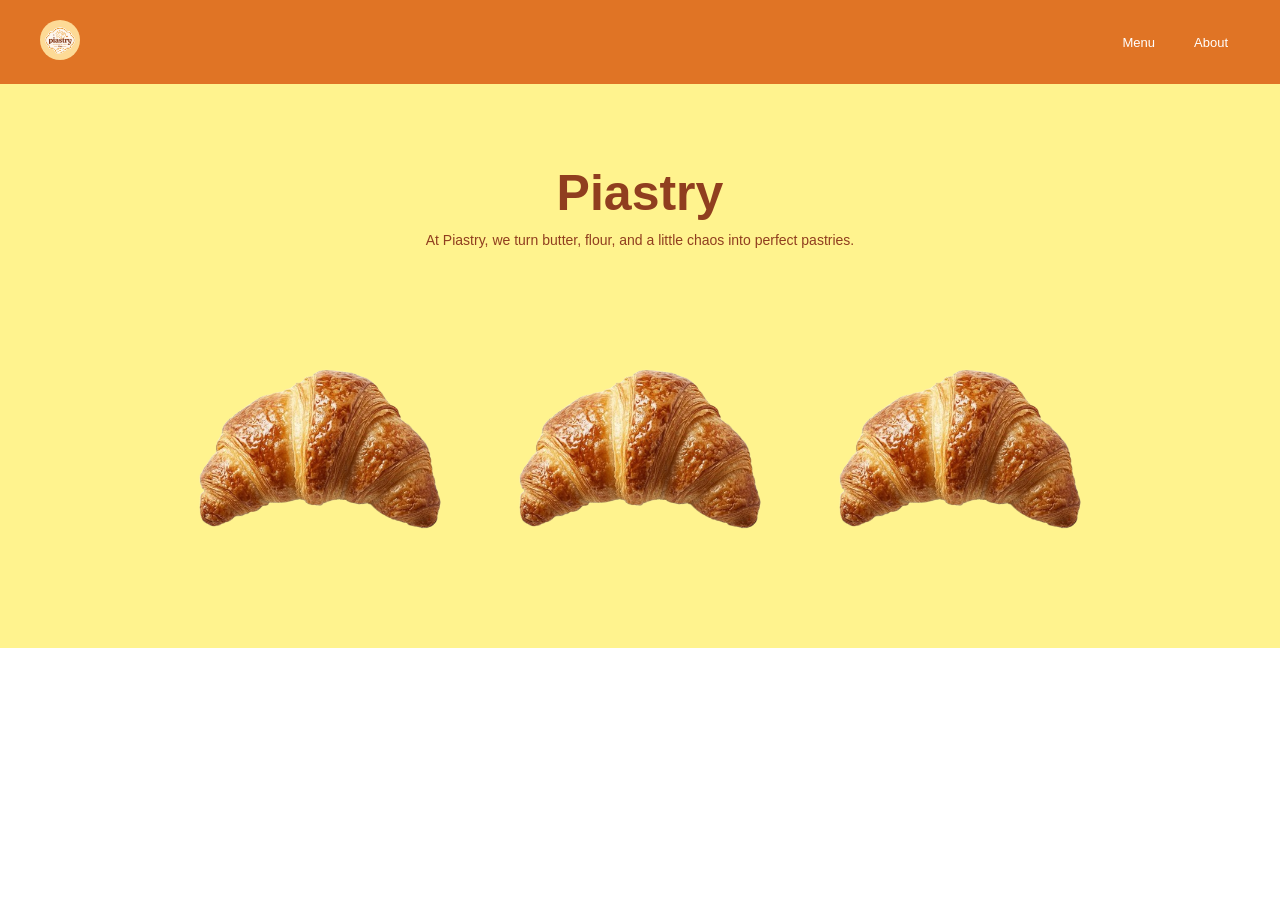
<file: code/index.html>
<!DOCTYPE html>
<html lang="en">
<head>
    <meta charset="UTF-8">
    <meta name="viewport" content="width=device-width, initial-scale=1.0">
    <title>Piastry</title>
    <link rel="stylesheet" href="../style/index.css">
</head>

<body>
    <div class="navbar">
        <div class="logo"><img src="../img/piastrylogo.jpeg"></div>
        <div class="nav-menu">
            <a href="#">Menu</a>
            <a href="#">About</a>
        </div>
    </div>

    <div class="hero">
        <h1>Piastry</h1>
        <p>
            At Piastry, we turn butter, flour, and a little chaos into perfect pastries.
        </p>

        <div class="croissant-container">
            <img src="../img/popular_French_sweets__Credit_-removebg-preview.png">
            <img src="../img/popular_French_sweets__Credit_-removebg-preview.png">
            <img src="../img/popular_French_sweets__Credit_-removebg-preview.png">
        </div>
    </div>

</body>
</html>
</file>
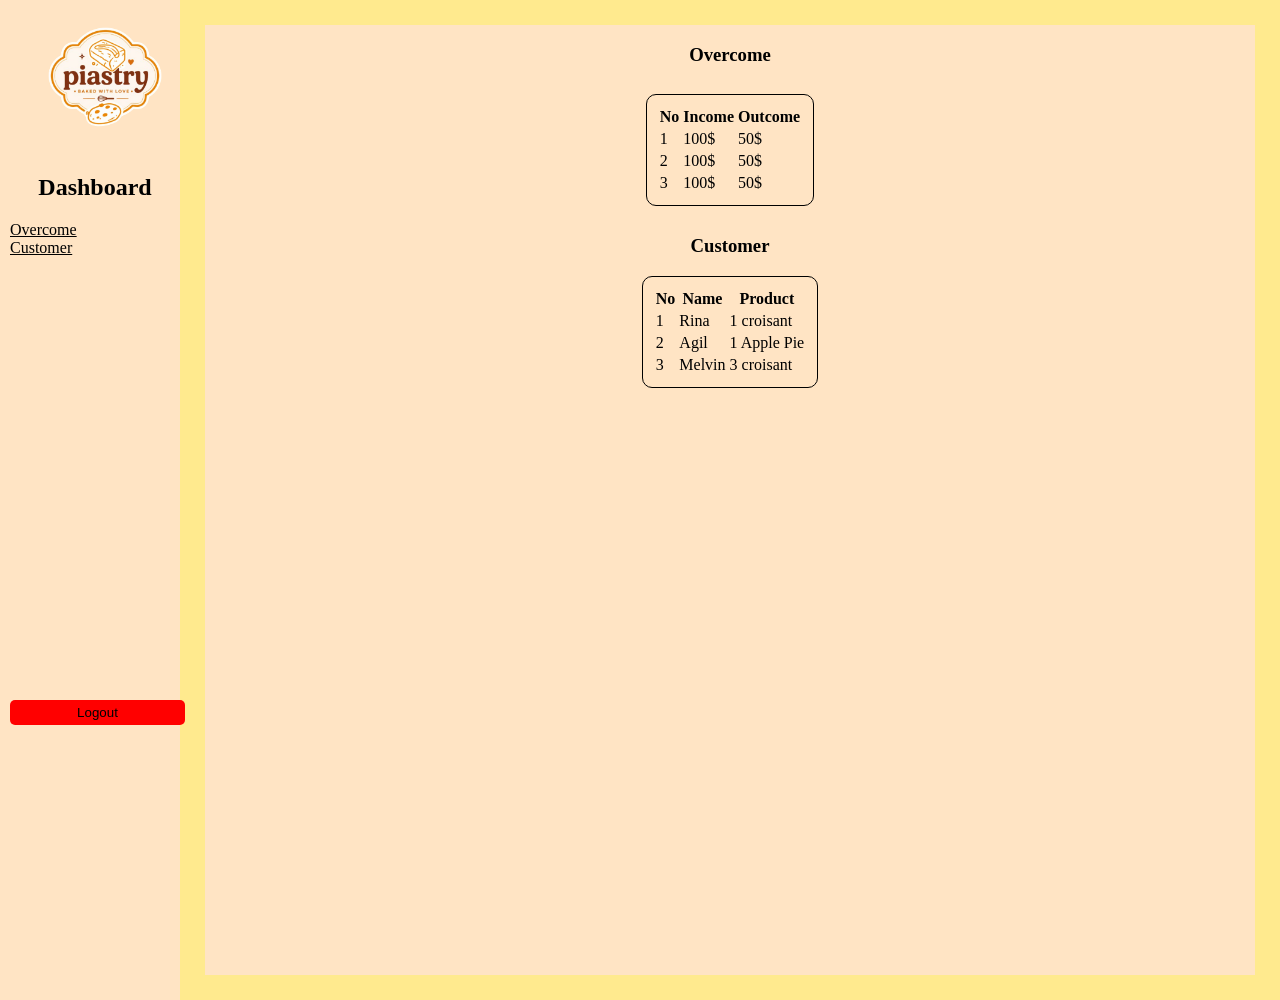
<file: code/dashboard.html>
<!DOCTYPE html>
<html lang="en">
<head>
    <meta charset="UTF-8">
    <meta name="viewport" content="width=device-width, initial-scale=1.0">
    <title>Dashboard</title>
    <link rel="stylesheet" href="../style/style.css">
</head>
<body>
    <div class="dashboard">
        <div class="head">
            <img src="img/ChatGPT_Image_Apr_23__2026__09_09_14_AM-removebg-preview.png" alt="logo">
        </div>
        <h2>Dashboard</h2>
        <u>
            <li><a href="">Overcome</a></li>
            <li><a href="">Customer</a></li>
        </u>
        <button><a href="login.html">Logout</a></button>
    </div>
    <div class="body">
        <h3>Overcome</h3>
        <div id="overcome">
            <table>
                <tr>
                    <th>No</th>
                    <th>Income</th>
                    <th>Outcome</th>
                </tr>
                <tr>
                    <td>1</td>
                    <td>100$</td>
                    <td>50$</td>
                </tr>            <tr>
                    <td>2</td>
                    <td>100$</td>
                    <td>50$</td>
                </tr>            <tr>
                    <td>3</td>
                    <td>100$</td>
                    <td>50$</td>
                </tr>
            </table>
        </div>

        <div id="customer">
            <h3>Customer</h3>
            <table>
                <tr>
                    <th>No</th>
                    <th>Name</th>
                    <th>Product</th>
                </tr>
                <tr>
                    <td>1</td>
                    <td>Rina</td>
                    <td>1 croisant</td>
                </tr>
                <tr>
                    <td>2</td>
                    <td>Agil</td>
                    <td>1 Apple Pie</td>
                </tr>
                <tr>
                    <td>3</td>
                    <td>Melvin</td>
                    <td>3 croisant</td>
                </tr>
                
            </table>
        </div>
        </div>
</body>
</html>
</file>
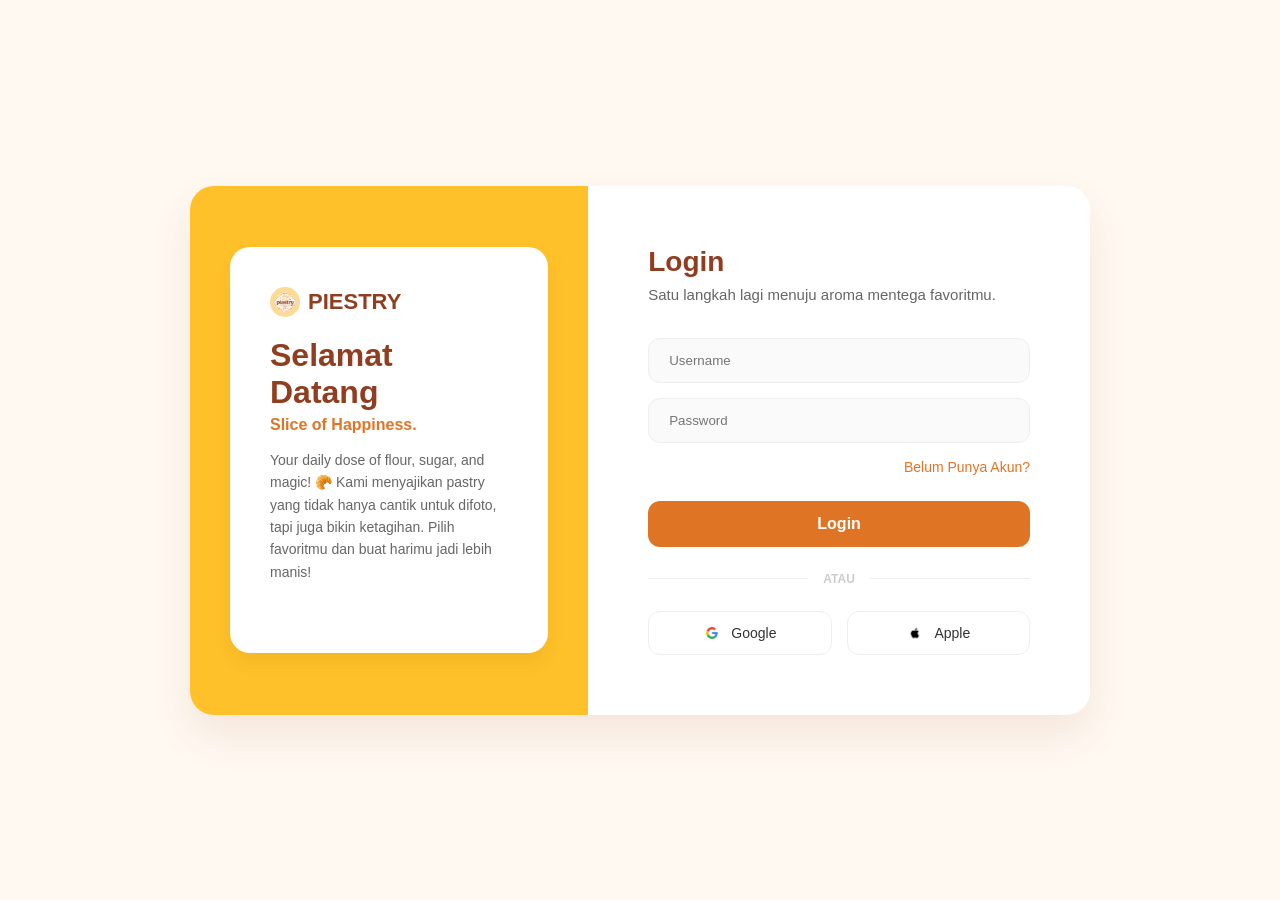
<file: code/login.html>
<!DOCTYPE html>
<html lang="en">
<head>
    <meta charset="UTF-8">
    <meta name="viewport" content="width=device-width, initial-scale=1.0">
    <title>Login Page</title>
    <link rel="stylesheet" type="text/css" href="../style/login.css">
</head>
<body>
    <div class="main-container">
        <div class="left section">
            <div class="promo card">
                <div class="logo">
                    <img src="../img/piastrylogo.jpeg"
                    width="30" style="border-radius: 50%;">PIESTRY
                </div>
                <h1>Selamat Datang</h1>
                <span class="highlight-text">Slice of Happiness.</span>
                <p class="description"> Your daily dose of flour, sugar, and magic! 🥐 
Kami menyajikan pastry yang tidak hanya cantik untuk difoto, tapi juga bikin ketagihan. 
Pilih favoritmu dan buat harimu jadi lebih manis!
                </p>
                <div class="login-area">
                </div>
            </div>
        </div>
        <div class="right section">
            <h2>Login</h2>
            <p class="subtitle">Satu langkah lagi menuju aroma mentega favoritmu.</p>
            <form action="index.html">
                <div class="form-group">
                    <input type="text" 
                    placeholder="Username">
                </div>
                <div class="form-group">
                    <input type="text" 
                    placeholder="Password">
                </div>
                <div class="register">
                    <a href="register.html">Belum Punya Akun?</a>
                </div>
                <button type="submit"
                class="btn-login"> Login </button>
            <div class="divider">
                <span>ATAU</span>
            </div>
            <div class="social-buttons">
                <button type="button"
                class="btn-social">
            <img src="../img/logogugel.jpeg" width="18">
            Google
            </button>
            <button type="button"
            class="btn-social">
            <img src="../img/logoapel.jpeg" width="18">
            Apple
        </button>
            </div>
            </form>
            </div>
    </div>
</body>
</html>
</file>
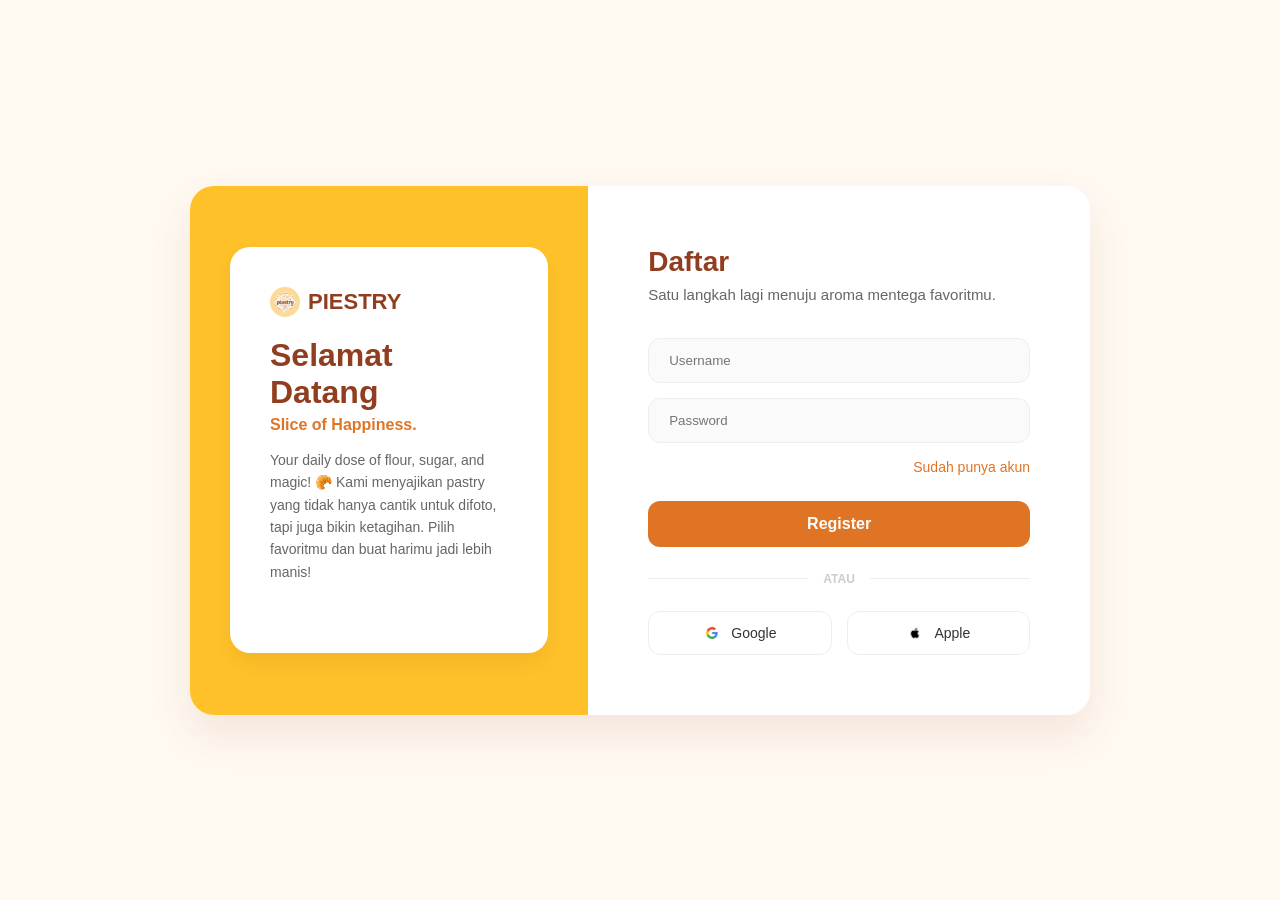
<file: code/register.html>
<!DOCTYPE html>
<html lang="en">
<head>
    <meta charset="UTF-8">
    <meta name="viewport" content="width=device-width, initial-scale=1.0">
    <title>Login Page</title>
    <link rel="stylesheet" type="text/css" href="../style/login.css">
</head>
<body>
    <div class="main-container">
        <div class="left section">
            <div class="promo card">
                <div class="logo">
                    <img src="../img/piastrylogo.jpeg"
                    width="30" style="border-radius: 50%;">PIESTRY
                </div>
                <h1>Selamat Datang</h1>
                <span class="highlight-text">Slice of Happiness.</span>
                <p class="description"> Your daily dose of flour, sugar, and magic! 🥐 
Kami menyajikan pastry yang tidak hanya cantik untuk difoto, tapi juga bikin ketagihan. 
Pilih favoritmu dan buat harimu jadi lebih manis!
                </p>
                <div class="login-area">
                </div>
            </div>
        </div>
        <div class="right section">
            <h2>Daftar</h2>
            <p class="subtitle">Satu langkah lagi menuju aroma mentega favoritmu.</p>
            <form action="login.html">
                <div class="form-group">
                    <input type="text" 
                    placeholder="Username">
                </div>
                <div class="form-group">
                    <input type="text" 
                    placeholder="Password">
                </div>
                <div class="register">
                    <a href="login.html">Sudah punya akun</a>
                </div>
                <button type="submit"
                class="btn-login"> Register </button>
            <div class="divider">
                <span>ATAU</span>
            </div>
            <div class="social-buttons">
                <button type="button"
                class="btn-social">
            <img src="../img/logogugel.jpeg" width="18">
            Google
            </button>
            <button type="button"
            class="btn-social">
            <img src="../img/logoapel.jpeg" width="18">
            Apple
        </button>
            </div>
            </form>
            </div>
    </div>
</body>
</html>
</file>
<file: style/index.css>
body {
margin: 0;
font-family: Arial, sans-serif;
}

.navbar {
display: flex;
justify-content: space-between;
align-items: center;
padding: 20px 40px;
background: #E07425;
color: white;
}

.logo img {
width: 40px;
height: auto;
border-radius: 50%;
}

.nav-menu {
display: flex;
gap: 15px;
}

.nav-menu a {
text-decoration: none;
color: white;
padding: 5px 12px;
font-size: 13px;
}

.hero {
background: #FFF38E;
color: white;
text-align: center;
padding: 80px 20px 40px;
}

.hero h1 {
font-size: 50px;
margin: 0;
color: #903E1F;
}

.hero p {
font-size: 14px;
margin-top: 10px;
color: #903E1F;
}

.croissant-container {
display: flex;
justify-content: center;
margin-top: 40px;
flex-wrap: wrap;
}

.croissant-container img {
width: 300px;
margin: 10px;
border-radius: 10px;
}
</file>
<file: style/style.css>
body {
    padding: 0;
    margin: 0;
    background-color: #ffea8e;
    display: flex;
}

.dashboard {
    background-color: bisque;
    height: 1000px;
    width: 200px;
    padding-left: 10px;
}

.dashboard h2{
    text-align: center;
}
.dashboard ul,
.dashboard li{   
    list-style: none;
    text-decoration: none;
}

.dashboard a {
    color: black;
    text-decoration: none;
}

.head img {
    width: 150px;
    padding-left: 20px;
}

button {
    width: 175px;
    height: 25px;
    position: absolute;
    top: 700px;
    border-radius: 5px;
    border: none;
    background-color: red;
}

.body {
    width: 10000px;
    margin: 25px;
    align-items: center;
    background-color: bisque;
    display: flex;
    flex-direction: column;
}

.body h3{
    text-align: center;
}
.body table {
    border: solid black 0.2px;
    border-radius: 10px;
    margin: 10px;
    padding: 10px;
    background-color: bisque;
}
</file>
<file: style/login.css>
:root {
    --chocolate: #903E1F;
    --croissant: #E07425;
    --nice-golden: #FFC129;
    --sourdough: #FFF38E;
    --white: #ffffff;
    --light-gray: #f8f9fa;
    --text-gray: #666;
}

* {
    margin: 0;
    padding: 0;
    box-sizing: border-box;
    font-family: 'Segoe UI', Roboto, Helvetica, Arial, sans-serif;
}

body {
    background-color: #fff9f2;
    min-height: 100vh;
    display: flex;
    align-items: center;
    justify-content: center;
    padding: 20px;
}

.main-container {
    display: flex;
    width: 900px;
    max-width: 100%;
    background-color: var(--white);
    border-radius: 24px;
    overflow: hidden;
    box-shadow: 0 20px 40px rgba(144, 62, 31, 0.1);
}

.left.section {
    background-color: var(--nice-golden);
    flex: 1;
    padding: 40px;
    display: flex;
    align-items: center;
    justify-content: center;
}

.promo.card {
    background: var(--white);
    padding: 40px;
    border-radius: 20px;
    width: 100%;
    box-shadow: 0 10px 20px rgba(0,0,0,0.05);
}

.logo {
    color: var(--chocolate);
    font-weight: bold;
    font-size: 22px;
    margin-bottom: 20px;
    display: flex;
    align-items: center;
    gap: 8px;
    border-radius: 25px;
}

.left.section h1 {
    color: var(--chocolate);
    font-size: 32px;
    margin-bottom: 5px;
}

.highlight-text {
    color: var(--croissant);
    font-weight: 600;
    margin-bottom: 15px;
    display: block;
}

.description {
    color: var(--text-gray);
    font-size: 14px;
    line-height: 1.6;
    margin-bottom: 30px;
}

.login-area p {
    font-size: 14px;
    font-weight: 600;
    margin-bottom: 10px;
    color: var(--chocolate);
}

.right.section {
    flex: 1.2;
    padding: 60px;
    background-color: var(--white);
    display: flex;
    flex-direction: column;
    justify-content: center;
}

.right.section h2 {
    color: var(--chocolate);
    font-size: 28px;
    margin-bottom: 8px;
}

.subtitle {
    color: var(--text-gray);
    margin-bottom: 35px;
    font-size: 15px;
}

.form-group {
    margin-bottom: 15px;
}

.form-group input {
    width: 100%;
    padding: 14px 20px;
    border: 1px solid #eee;
    border-radius: 12px;
    background-color: #fafafa;
    outline: none;
    transition: 0.3s;
}

.form-group input:focus {
    border-color: var(--croissant);
    background-color: var(--white);
}

.register {
    text-align: right;
    margin-bottom: 25px;
}

.register a {
    color: var(--croissant);
    text-decoration: none;
    font-size: 14px;
    font-weight: 500;
}

.register a:hover {
    text-decoration: underline;
}

.btn-login {
    width: 100%;
    background-color: var(--croissant);
    color: white;
    border: none;
    padding: 14px;
    border-radius: 12px;
    font-weight: bold;
    font-size: 16px;
    cursor: pointer;
    transition: 0.3s;
}

.btn-login  a{
    color: --croissant;
    text-decoration: o;
}

.left .btn-login {
    width: auto;
    padding: 10px 35px;
    border: 2px solid var(--croissant);
    background: transparent;
    color: var(--croissant);
}

.left .btn-login:hover {
    background: var(--croissant);
    color: white;
}


.divider {
    display: flex;
    align-items: center;
    margin: 25px 0;
    color: #ccc;
    font-size: 12px;
    font-weight: bold;
}

.divider::before, .divider::after {
    content: "";
    flex: 1;
    height: 1px;
    background: #eee;
}

.divider span {
    padding: 0 15px;
}

.social-buttons {
    display: flex;
    gap: 15px;
}

.btn-social {
    flex: 1;
    display: flex;
    align-items: center;
    justify-content: center;
    gap: 10px;
    padding: 12px;
    border: 1px solid #eee;
    border-radius: 12px;
    background: white;
    cursor: pointer;
    font-size: 14px;
    color: #333;
    transition: 0.3s;
}

.btn-social:hover {
    background-color: #fcfcfc;
    border-color: #ddd;
}


@media (max-width: 768px) {
    .main-container {
        flex-direction: column;
        width: 100%;
        margin-top: 20px;
    }
    
    .left.section, .right.section {
        padding: 40px 20px;
    }
}
</file>
